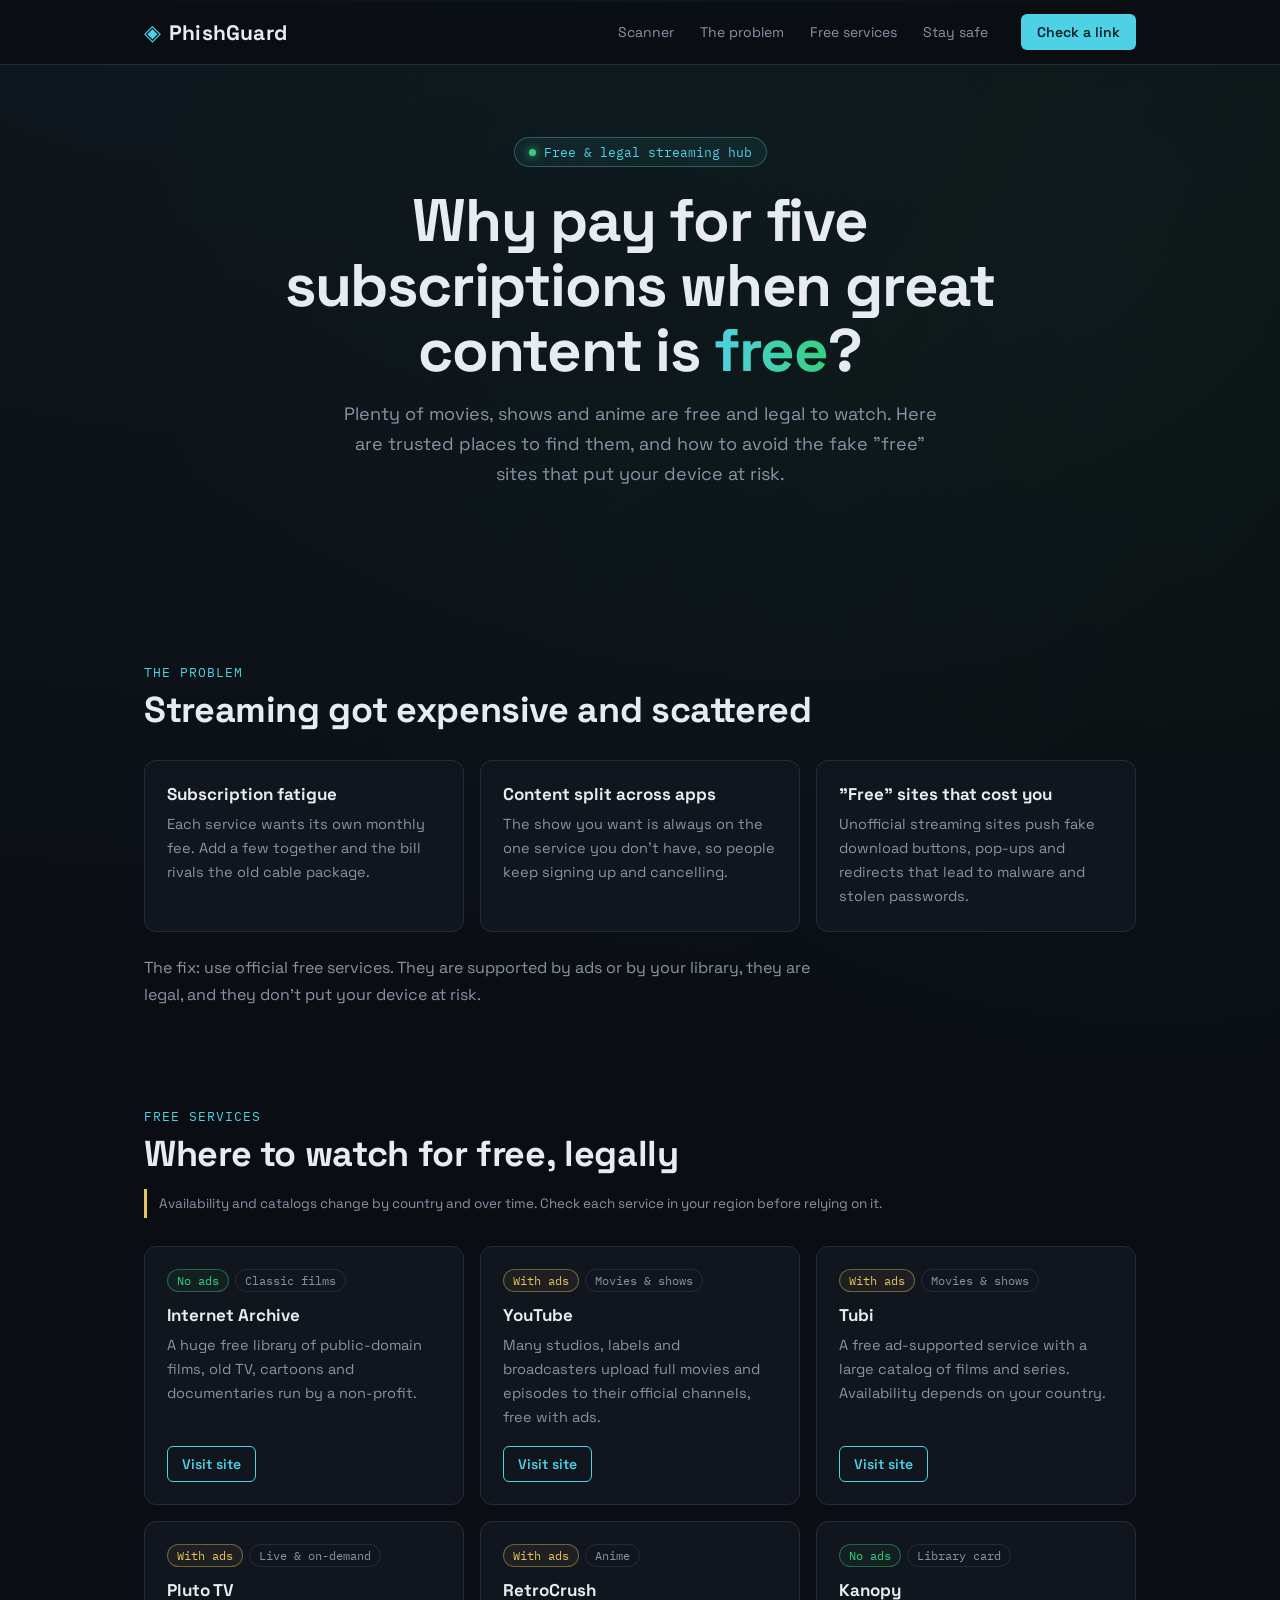
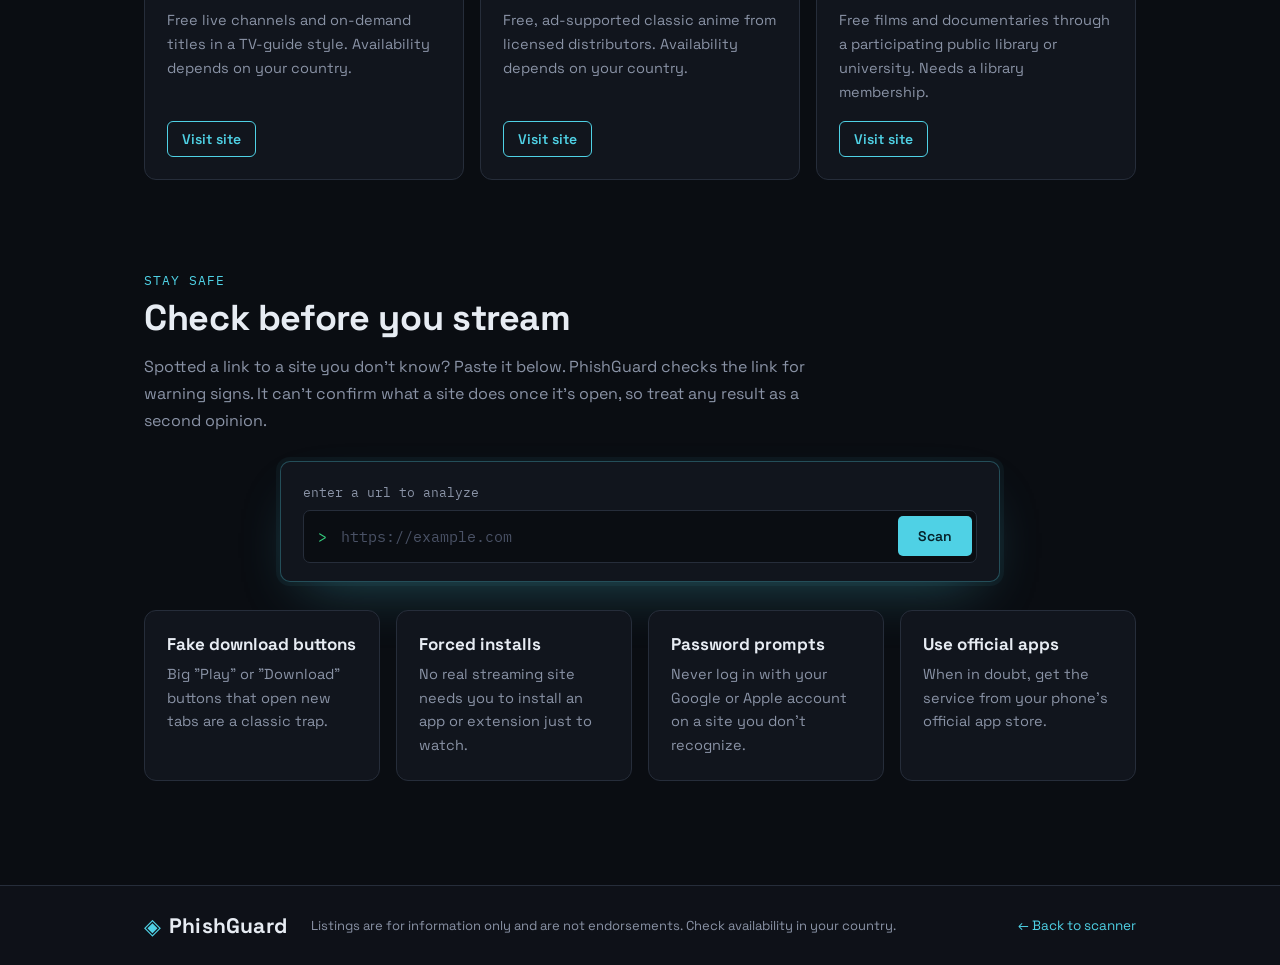
<file: static/hub.html>
<!DOCTYPE html>
<html lang="en">
<head>
  <meta charset="UTF-8">
  <meta name="viewport" content="width=device-width, initial-scale=1">
  <title>Free &amp; Legal Streaming Hub – PhishGuard</title>
  <meta name="description" content="Free, legal ways to watch movies, shows and anime without another subscription, plus how to spot fake streaming sites.">
  <link rel="preconnect" href="https://fonts.googleapis.com">
  <link rel="preconnect" href="https://fonts.gstatic.com" crossorigin>
  <link href="https://fonts.googleapis.com/css2?family=IBM+Plex+Mono:wght@400;500;600&family=Space+Grotesk:wght@400;500;600;700&display=swap" rel="stylesheet">
  <link rel="stylesheet" href="style.css">
  <link rel="stylesheet" href="extra.css">
</head>
<body>
  <div class="scanline"></div>

  <header class="site-nav">
    <div class="nav-inner">
      <a class="brand" href="/"><span class="brand-mark">◈</span><span class="brand-name">PhishGuard</span></a>
      <nav class="nav-links" aria-label="Main">
        <a href="/">Scanner</a>
        <a href="#problem">The problem</a>
        <a href="#services">Free services</a>
        <a href="#safe">Stay safe</a>
      </nav>
      <a class="nav-cta" href="#safe">Check a link</a>
    </div>
  </header>

  <main>
    <section class="hero container">
      <span class="pill"><i></i> Free &amp; legal streaming hub</span>
      <h1>Why pay for five subscriptions when great content is <span class="grad">free</span>?</h1>
      <p class="lead">Plenty of movies, shows and anime are free and legal to watch. Here are trusted places to find them, and how to avoid the fake "free" sites that put your device at risk.</p>
    </section>

    <!-- PROBLEM -->
    <section id="problem" class="section container">
      <p class="eyebrow">The problem</p>
      <h2>Streaming got expensive and scattered</h2>
      <div class="card-grid three">
        <article class="card"><h3>Subscription fatigue</h3><p>Each service wants its own monthly fee. Add a few together and the bill rivals the old cable package.</p></article>
        <article class="card"><h3>Content split across apps</h3><p>The show you want is always on the one service you don't have, so people keep signing up and cancelling.</p></article>
        <article class="card"><h3>"Free" sites that cost you</h3><p>Unofficial streaming sites push fake download buttons, pop-ups and redirects that lead to malware and stolen passwords.</p></article>
      </div>
      <p class="sub" style="margin-top:22px">The fix: use official free services. They are supported by ads or by your library, they are legal, and they don't put your device at risk.</p>
    </section>

    <!-- SERVICES -->
    <section id="services" class="section container">
      <p class="eyebrow">Free services</p>
      <h2>Where to watch for free, legally</h2>
      <p class="notice">Availability and catalogs change by country and over time. Check each service in your region before relying on it.</p>
      <div class="card-grid three">
        <article class="card svc">
          <div class="tags"><span class="tag good">No ads</span><span class="tag">Classic films</span></div>
          <h3>Internet Archive</h3>
          <p>A huge free library of public-domain films, old TV, cartoons and documentaries run by a non-profit.</p>
          <a class="btn-outline" href="https://archive.org" target="_blank" rel="noopener noreferrer">Visit site</a>
        </article>
        <article class="card svc">
          <div class="tags"><span class="tag warn">With ads</span><span class="tag">Movies &amp; shows</span></div>
          <h3>YouTube</h3>
          <p>Many studios, labels and broadcasters upload full movies and episodes to their official channels, free with ads.</p>
          <a class="btn-outline" href="https://www.youtube.com" target="_blank" rel="noopener noreferrer">Visit site</a>
        </article>
        <article class="card svc">
          <div class="tags"><span class="tag warn">With ads</span><span class="tag">Movies &amp; shows</span></div>
          <h3>Tubi</h3>
          <p>A free ad-supported service with a large catalog of films and series. Availability depends on your country.</p>
          <a class="btn-outline" href="https://tubitv.com" target="_blank" rel="noopener noreferrer">Visit site</a>
        </article>
        <article class="card svc">
          <div class="tags"><span class="tag warn">With ads</span><span class="tag">Live &amp; on-demand</span></div>
          <h3>Pluto TV</h3>
          <p>Free live channels and on-demand titles in a TV-guide style. Availability depends on your country.</p>
          <a class="btn-outline" href="https://pluto.tv" target="_blank" rel="noopener noreferrer">Visit site</a>
        </article>
        <article class="card svc">
          <div class="tags"><span class="tag warn">With ads</span><span class="tag">Anime</span></div>
          <h3>RetroCrush</h3>
          <p>Free, ad-supported classic anime from licensed distributors. Availability depends on your country.</p>
          <a class="btn-outline" href="https://www.retrocrush.tv" target="_blank" rel="noopener noreferrer">Visit site</a>
        </article>
        <article class="card svc">
          <div class="tags"><span class="tag good">No ads</span><span class="tag">Library card</span></div>
          <h3>Kanopy</h3>
          <p>Free films and documentaries through a participating public library or university. Needs a library membership.</p>
          <a class="btn-outline" href="https://www.kanopy.com" target="_blank" rel="noopener noreferrer">Visit site</a>
        </article>
      </div>
    </section>

    <!-- SAFETY + SCANNER -->
    <section id="safe" class="section container">
      <p class="eyebrow">Stay safe</p>
      <h2>Check before you stream</h2>
      <p class="sub">Spotted a link to a site you don't know? Paste it below. PhishGuard checks the link for warning signs. It can't confirm what a site does once it's open, so treat any result as a second opinion.</p>

      <div class="hero-card" id="scan" style="margin-top:26px">
        <div class="scan-panel">
          <label class="scan-label" for="url-input">enter a url to analyze</label>
          <div class="scan-row">
            <span class="prompt-caret">&gt;</span>
            <input id="url-input" type="text" placeholder="https://example.com" autocomplete="off" spellcheck="false">
            <button id="scan-btn" type="button">Scan</button>
          </div>
        </div>
        <div id="error-panel" class="error-panel hidden"></div>
        <div id="result" class="result-panel hidden">
          <div class="verdict-row">
            <div id="verdict-badge" class="verdict-badge"><span id="verdict-icon">?</span></div>
            <div class="verdict-text">
              <div id="verdict-label" class="verdict-label"></div>
              <div id="verdict-url" class="verdict-url"></div>
            </div>
            <div class="confidence-block">
              <div id="confidence-num" class="confidence-num">--%</div>
              <div class="confidence-cap">confidence</div>
            </div>
          </div>
          <div class="gauge-track"><div id="gauge-fill" class="gauge-fill"></div></div>
          <div class="gauge-labels"><span>legitimate</span><span>phishing</span></div>
          <div class="signals-block">
            <div class="signals-title">Signals detected</div>
            <ul id="signals-list" class="signals-list"></ul>
          </div>
          <details class="feature-details">
            <summary>Raw extracted features (model input)</summary>
            <div id="feature-grid" class="feature-grid"></div>
          </details>
        </div>
      </div>

      <div class="card-grid four">
        <article class="card"><h3>Fake download buttons</h3><p>Big "Play" or "Download" buttons that open new tabs are a classic trap.</p></article>
        <article class="card"><h3>Forced installs</h3><p>No real streaming site needs you to install an app or extension just to watch.</p></article>
        <article class="card"><h3>Password prompts</h3><p>Never log in with your Google or Apple account on a site you don't recognize.</p></article>
        <article class="card"><h3>Use official apps</h3><p>When in doubt, get the service from your phone's official app store.</p></article>
      </div>
    </section>
  </main>

  <footer class="site-footer">
    <div class="container foot-inner">
      <span class="brand"><span class="brand-mark">◈</span><span class="brand-name">PhishGuard</span></span>
      <span class="foot-text">Listings are for information only and are not endorsements. Check availability in your country.</span>
      <a class="foot-top" href="/">← Back to scanner</a>
    </div>
  </footer>

  <script src="app.js"></script>
</body>
</html>
</file>
<file: static/style.css>
:root {
  --bg: #0A0D12;
  --surface: #11151D;
  --surface-2: #171C26;
  --border: #262D3A;
  --text: #E7ECF3;
  --text-muted: #8A93A6;
  --cyan: #4FD1E5;
  --green: #35D07F;
  --red: #FF5C6C;
  --mono: 'IBM Plex Mono', ui-monospace, monospace;
  --sans: 'Space Grotesk', ui-sans-serif, system-ui, sans-serif;
}

* { box-sizing: border-box; }

html, body {
  margin: 0;
  padding: 0;
  background: var(--bg);
  color: var(--text);
  font-family: var(--sans);
  min-height: 100vh;
}

body {
  background-image:
    radial-gradient(circle at 15% -10%, rgba(79, 209, 229, 0.07), transparent 45%),
    radial-gradient(circle at 90% 10%, rgba(53, 208, 127, 0.05), transparent 40%);
}

.scanline {
  position: fixed;
  top: 0; left: 0; right: 0;
  height: 2px;
  background: linear-gradient(90deg, transparent, var(--cyan), transparent);
  opacity: 0.5;
  animation: scan 6s linear infinite;
  pointer-events: none;
  z-index: 5;
}
@keyframes scan {
  0% { transform: translateY(0); opacity: 0; }
  5% { opacity: 0.6; }
  95% { opacity: 0.6; }
  100% { transform: translateY(100vh); opacity: 0; }
}

.topbar {
  display: flex;
  align-items: baseline;
  gap: 14px;
  padding: 28px 32px 18px;
  border-bottom: 1px solid var(--border);
  flex-wrap: wrap;
}
.brand { display: flex; align-items: center; gap: 8px; }
.brand-mark {
  color: var(--cyan);
  font-size: 22px;
  line-height: 1;
}
.brand-name {
  font-family: var(--sans);
  font-weight: 700;
  font-size: 21px;
  letter-spacing: 0.2px;
}
.brand-sub {
  color: var(--text-muted);
  font-size: 13.5px;
  font-family: var(--mono);
}

.wrap {
  max-width: 720px;
  margin: 0 auto;
  padding: 44px 24px 60px;
}

.scan-panel {
  background: var(--surface);
  border: 1px solid var(--border);
  border-radius: 10px;
  padding: 22px 22px 18px;
}

.scan-label {
  display: block;
  font-family: var(--mono);
  font-size: 12.5px;
  color: var(--text-muted);
  margin-bottom: 10px;
}

.scan-row {
  display: flex;
  align-items: center;
  gap: 10px;
  background: var(--bg);
  border: 1px solid var(--border);
  border-radius: 7px;
  padding: 4px 4px 4px 14px;
  transition: border-color 0.15s ease;
}
.scan-row:focus-within {
  border-color: var(--cyan);
}
.prompt-caret {
  color: var(--green);
  font-family: var(--mono);
  font-size: 15px;
}
#url-input {
  flex: 1;
  background: transparent;
  border: none;
  outline: none;
  color: var(--text);
  font-family: var(--mono);
  font-size: 14.5px;
  padding: 12px 4px;
  min-width: 0;
}
#url-input::placeholder { color: #4A5266; }

#scan-btn {
  background: var(--cyan);
  color: #06222A;
  border: none;
  border-radius: 5px;
  font-family: var(--sans);
  font-weight: 600;
  font-size: 14px;
  padding: 11px 20px;
  cursor: pointer;
  transition: filter 0.15s ease, transform 0.05s ease;
  white-space: nowrap;
}
#scan-btn:hover { filter: brightness(1.1); }
#scan-btn:active { transform: scale(0.98); }
#scan-btn:disabled { opacity: 0.5; cursor: default; }

.sample-row {
  margin-top: 14px;
  font-size: 12.5px;
  color: var(--text-muted);
  display: flex;
  align-items: center;
  gap: 8px;
  flex-wrap: wrap;
}
.sample-chip {
  background: var(--surface-2);
  border: 1px solid var(--border);
  color: var(--text-muted);
  font-family: var(--mono);
  font-size: 12px;
  padding: 5px 9px;
  border-radius: 5px;
  cursor: pointer;
  transition: border-color 0.15s ease, color 0.15s ease;
}
.sample-chip:hover {
  border-color: var(--cyan);
  color: var(--text);
}

/* Result panel */
.result-panel {
  margin-top: 22px;
  background: var(--surface);
  border: 1px solid var(--border);
  border-radius: 10px;
  padding: 22px;
  animation: rise 0.25s ease;
}
@keyframes rise {
  from { opacity: 0; transform: translateY(6px); }
  to { opacity: 1; transform: translateY(0); }
}
.hidden { display: none; }

.verdict-row {
  display: flex;
  align-items: center;
  gap: 16px;
}

.verdict-badge {
  width: 50px;
  height: 50px;
  border-radius: 50%;
  display: flex;
  align-items: center;
  justify-content: center;
  font-family: var(--mono);
  font-size: 22px;
  font-weight: 600;
  flex-shrink: 0;
  border: 2px solid var(--border);
}
.verdict-badge.safe { border-color: var(--green); color: var(--green); background: rgba(53,208,127,0.08); }
.verdict-badge.danger { border-color: var(--red); color: var(--red); background: rgba(255,92,108,0.08); }

.verdict-text { flex: 1; min-width: 0; }
.verdict-label {
  font-family: var(--sans);
  font-weight: 700;
  font-size: 18px;
  letter-spacing: 0.2px;
}
.verdict-label.safe { color: var(--green); }
.verdict-label.danger { color: var(--red); }
.verdict-url {
  font-family: var(--mono);
  font-size: 12.5px;
  color: var(--text-muted);
  margin-top: 3px;
  overflow: hidden;
  text-overflow: ellipsis;
  white-space: nowrap;
}

.confidence-block { text-align: right; flex-shrink: 0; }
.confidence-num {
  font-family: var(--mono);
  font-size: 24px;
  font-weight: 600;
}
.confidence-cap {
  font-size: 11px;
  color: var(--text-muted);
  font-family: var(--mono);
}

.gauge-track {
  margin-top: 18px;
  height: 8px;
  border-radius: 4px;
  background: linear-gradient(90deg, var(--green), #C9C24A 50%, var(--red));
  opacity: 0.25;
  position: relative;
}
.gauge-fill {
  position: absolute;
  top: -3px;
  width: 3px;
  height: 14px;
  background: var(--text);
  border-radius: 2px;
  left: 0%;
  transition: left 0.4s cubic-bezier(.2,.8,.2,1);
}
.gauge-labels {
  display: flex;
  justify-content: space-between;
  font-family: var(--mono);
  font-size: 11px;
  color: var(--text-muted);
  margin-top: 6px;
}

.signals-block { margin-top: 24px; }
.signals-title {
  font-family: var(--mono);
  font-size: 12.5px;
  color: var(--text-muted);
  margin-bottom: 10px;
}
.signals-list {
  list-style: none;
  margin: 0;
  padding: 0;
  display: flex;
  flex-direction: column;
  gap: 7px;
}
.signals-list li {
  font-size: 13.5px;
  padding-left: 18px;
  position: relative;
  line-height: 1.5;
}
.signals-list li::before {
  content: '▸';
  position: absolute;
  left: 0;
  color: var(--cyan);
}

.feature-details {
  margin-top: 20px;
  border-top: 1px solid var(--border);
  padding-top: 14px;
}
.feature-details summary {
  cursor: pointer;
  font-family: var(--mono);
  font-size: 12.5px;
  color: var(--text-muted);
}
.feature-details summary:hover { color: var(--text); }
.feature-grid {
  margin-top: 12px;
  display: grid;
  grid-template-columns: repeat(auto-fill, minmax(150px, 1fr));
  gap: 8px 14px;
  font-family: var(--mono);
  font-size: 12px;
}
.feature-grid .fk { color: var(--text-muted); }
.feature-grid .fv { color: var(--text); }

.error-panel {
  margin-top: 18px;
  background: rgba(255,92,108,0.08);
  border: 1px solid var(--red);
  color: var(--red);
  border-radius: 8px;
  padding: 12px 16px;
  font-size: 13.5px;
  font-family: var(--mono);
}

.foot-note {
  margin-top: 36px;
  text-align: center;
  font-size: 11.5px;
  color: #4A5266;
  font-family: var(--mono);
  line-height: 1.7;
}

@media (max-width: 480px) {
  .topbar { padding: 22px 18px 16px; }
  .wrap { padding: 28px 14px 40px; }
  .verdict-row { flex-wrap: wrap; }
  .confidence-block { text-align: left; margin-left: 66px; }
}
</file>
<file: static/extra.css>
/* PhishGuard redesign. Loads after style.css and reuses its colour variables. */

html { scroll-behavior: smooth; }
body { overflow-x: hidden; }
body::before {
  content: ""; position: fixed; inset: 0; z-index: -1; pointer-events: none;
  background-image:
    linear-gradient(rgba(79,209,229,0.045) 1px, transparent 1px),
    linear-gradient(90deg, rgba(79,209,229,0.045) 1px, transparent 1px);
  background-size: 44px 44px;
  mask-image: radial-gradient(ellipse at 50% 0%, #000 20%, transparent 75%);
  -webkit-mask-image: radial-gradient(ellipse at 50% 0%, #000 20%, transparent 75%);
}

.container { max-width: 1040px; margin: 0 auto; padding: 0 24px; }
.container.narrow { max-width: 760px; }

/* Navigation */
.site-nav {
  position: sticky; top: 0; z-index: 20;
  background: rgba(10,13,18,0.82); backdrop-filter: blur(10px);
  border-bottom: 1px solid var(--border);
}
.nav-inner { max-width: 1040px; margin: 0 auto; padding: 14px 24px; display: flex; align-items: center; gap: 22px; }
.nav-links { display: flex; gap: 4px; margin-left: auto; flex-wrap: wrap; }
.nav-links a { color: var(--text-muted); text-decoration: none; font-size: 14px; padding: 7px 11px; border-radius: 6px; transition: color .15s, background .15s; }
.nav-links a:hover, .nav-links a:focus-visible { color: var(--text); background: var(--surface-2); outline: none; }
.nav-cta {
  background: var(--cyan); color: #06222A; font-weight: 600; font-size: 14px;
  text-decoration: none; padding: 9px 16px; border-radius: 6px; white-space: nowrap;
  transition: filter .15s, transform .05s;
}
.nav-cta:hover { filter: brightness(1.1); }
.nav-cta:active { transform: scale(.98); }

/* Hero */
.hero { text-align: center; padding-top: 72px; padding-bottom: 56px; scroll-margin-top: 80px; }
.pill {
  display: inline-flex; align-items: center; gap: 8px;
  font-family: var(--mono); font-size: 12.5px; color: var(--cyan);
  border: 1px solid rgba(79,209,229,.35); background: rgba(79,209,229,.07);
  padding: 6px 14px; border-radius: 999px;
}
.pill i { width: 7px; height: 7px; border-radius: 50%; background: var(--green); box-shadow: 0 0 8px var(--green); animation: pulse 2s ease-in-out infinite; }
@keyframes pulse { 50% { opacity: .35; } }
.hero h1 { font-size: clamp(34px, 6.2vw, 60px); line-height: 1.08; letter-spacing: -0.02em; margin: 22px auto 16px; max-width: 760px; }
.grad { background: linear-gradient(90deg, var(--cyan), var(--green)); -webkit-background-clip: text; background-clip: text; color: transparent; }
.lead { color: var(--text-muted); font-size: clamp(15px, 2.2vw, 18px); line-height: 1.65; max-width: 600px; margin: 0 auto 36px; }

.hero-card { max-width: 720px; margin: 0 auto; text-align: left; scroll-margin-top: 90px; }
.hero-card .scan-panel {
  border-color: rgba(79,209,229,.3);
  box-shadow: 0 0 0 4px rgba(79,209,229,.05), 0 24px 60px -24px rgba(79,209,229,.35);
}
.trust { list-style: none; display: flex; justify-content: center; gap: 10px 26px; flex-wrap: wrap; margin: 28px 0 0; padding: 0; color: var(--text-muted); font-size: 13.5px; }
.trust li::before { content: "✓"; color: var(--green); margin-right: 8px; font-family: var(--mono); }

/* Sections */
.section { padding-top: 84px; padding-bottom: 8px; scroll-margin-top: 70px; }
.eyebrow { font-family: var(--mono); font-size: 12.5px; letter-spacing: .08em; text-transform: uppercase; color: var(--cyan); margin: 0 0 10px; }
.section h2 { font-size: clamp(26px, 4vw, 36px); letter-spacing: -0.01em; line-height: 1.15; margin: 0 0 14px; }
.sub { color: var(--text-muted); font-size: 16px; line-height: 1.7; max-width: 680px; margin: 0 0 8px; }

.card-grid { display: grid; gap: 16px; margin-top: 28px; }
.card-grid.four { grid-template-columns: repeat(auto-fit, minmax(220px, 1fr)); }
.card-grid.three { grid-template-columns: repeat(auto-fit, minmax(260px, 1fr)); }
.card {
  background: var(--surface); border: 1px solid var(--border); border-radius: 12px; padding: 22px;
  transition: border-color .2s, transform .2s;
}
.card:hover { border-color: rgba(79,209,229,.5); transform: translateY(-3px); }
.card h3 { font-size: 17px; margin: 0 0 8px; }
.card p { color: var(--text-muted); font-size: 14.5px; line-height: 1.65; margin: 0; }
.num { display: block; font-family: var(--mono); font-size: 13px; color: var(--cyan); margin-bottom: 14px; }
code { font-family: var(--mono); font-size: 12.5px; color: var(--text); background: var(--surface-2); border: 1px solid var(--border); border-radius: 4px; padding: 1px 6px; }

.stat-row { display: grid; grid-template-columns: repeat(auto-fit, minmax(180px, 1fr)); gap: 16px; margin-top: 28px; }
.stat { background: linear-gradient(160deg, var(--surface), var(--surface-2)); border: 1px solid var(--border); border-radius: 12px; padding: 22px; }
.stat strong { display: block; font-size: 34px; letter-spacing: -0.02em; background: linear-gradient(90deg, var(--cyan), var(--green)); -webkit-background-clip: text; background-clip: text; color: transparent; }
.stat span { color: var(--text-muted); font-size: 13.5px; }

/* FAQ */
.faq-item { background: var(--surface); border: 1px solid var(--border); border-radius: 10px; padding: 0 18px; margin-top: 12px; }
.faq-item:first-of-type { margin-top: 24px; }
.faq-item summary { cursor: pointer; padding: 16px 0; font-weight: 500; font-size: 16px; list-style: none; display: flex; justify-content: space-between; gap: 12px; }
.faq-item summary::-webkit-details-marker { display: none; }
.faq-item summary::after { content: "+"; color: var(--cyan); font-family: var(--mono); font-size: 18px; transition: transform .2s; }
.faq-item[open] summary::after { transform: rotate(45deg); }
.faq-item[open] summary { color: var(--cyan); }
.faq-item p { color: var(--text-muted); font-size: 15px; line-height: 1.65; margin: 0 0 16px; }

/* Contact */
.contact-form { margin-top: 24px; background: var(--surface); border: 1px solid var(--border); border-radius: 12px; padding: 24px; display: flex; flex-direction: column; gap: 6px; }
.two-col { display: grid; grid-template-columns: 1fr 1fr; gap: 14px; }
.contact-form label { display: block; font-family: var(--mono); font-size: 12.5px; color: var(--text-muted); margin: 8px 0 6px; }
.contact-form input, .contact-form textarea {
  width: 100%; background: var(--bg); border: 1px solid var(--border); border-radius: 8px;
  color: var(--text); font-family: var(--sans); font-size: 15px; padding: 12px; resize: vertical;
}
.contact-form input:focus, .contact-form textarea:focus { outline: none; border-color: var(--cyan); box-shadow: 0 0 0 3px rgba(79,209,229,.12); }
.btn { align-self: flex-start; margin-top: 14px; background: var(--cyan); color: #06222A; border: none; border-radius: 6px; font-family: var(--sans); font-weight: 600; font-size: 14.5px; padding: 12px 22px; cursor: pointer; }
.btn:hover { filter: brightness(1.1); }
.form-status { min-height: 20px; margin: 10px 0 0; font-size: 13.5px; color: var(--text-muted); }
.form-status.ok { color: var(--green); }
.form-status.err { color: var(--red); }

/* Footer */
.site-footer { margin-top: 96px; border-top: 1px solid var(--border); background: rgba(17,21,29,.6); }
.foot-inner { display: flex; align-items: center; gap: 12px 24px; flex-wrap: wrap; padding-top: 26px; padding-bottom: 26px; }
.foot-text { color: var(--text-muted); font-size: 13px; }
.foot-top { margin-left: auto; color: var(--cyan); font-size: 13.5px; text-decoration: none; }
.foot-top:hover { text-decoration: underline; }

@media (max-width: 720px) {
  .nav-inner { flex-wrap: wrap; gap: 10px 14px; padding: 12px 18px; }
  .nav-links { order: 3; width: 100%; margin-left: 0; }
  .nav-cta { margin-left: auto; }
  .hero { padding-top: 44px; }
  .section { padding-top: 64px; scroll-margin-top: 120px; }
  .two-col { grid-template-columns: 1fr; }
  .foot-top { margin-left: 0; }
}
@media (prefers-reduced-motion: reduce) {
  html { scroll-behavior: auto; }
  .pill i, .card { animation: none; transition: none; }
}

/* Free & Legal Hub additions */
.tags { display: flex; gap: 6px; flex-wrap: wrap; margin: 0 0 12px; }
.tag { font-family: var(--mono); font-size: 11.5px; padding: 3px 9px; border-radius: 999px; border: 1px solid var(--border); color: var(--text-muted); }
.tag.good { color: var(--green); border-color: rgba(53,208,127,.4); background: rgba(53,208,127,.06); }
.tag.warn { color: #E8C25A; border-color: rgba(232,194,90,.4); background: rgba(232,194,90,.06); }
.svc { display: flex; flex-direction: column; }
.svc p { flex: 1; }
.btn-outline {
  align-self: flex-start; margin-top: 16px; text-decoration: none; font-size: 14px; font-weight: 600;
  color: var(--cyan); border: 1px solid var(--cyan); border-radius: 6px; padding: 8px 14px;
  transition: background .15s;
}
.btn-outline:hover { background: rgba(79,209,229,.1); }
.notice {
  color: var(--text-muted); font-size: 13.5px; margin: 6px 0 0;
  border-left: 3px solid #E8C25A; padding: 6px 0 6px 12px;
}

/* "Be careful" verdict */
:root { --amber: #E8C25A; }
.verdict-badge.warn { border-color: var(--amber); color: var(--amber); background: rgba(232,194,90,0.08); }
.verdict-label.warn { color: var(--amber); }

/* Brand link: no purple or underline */
a.brand, a.brand:visited { color: inherit; text-decoration: none; }
a.brand .brand-name { color: var(--text); }
</file>
